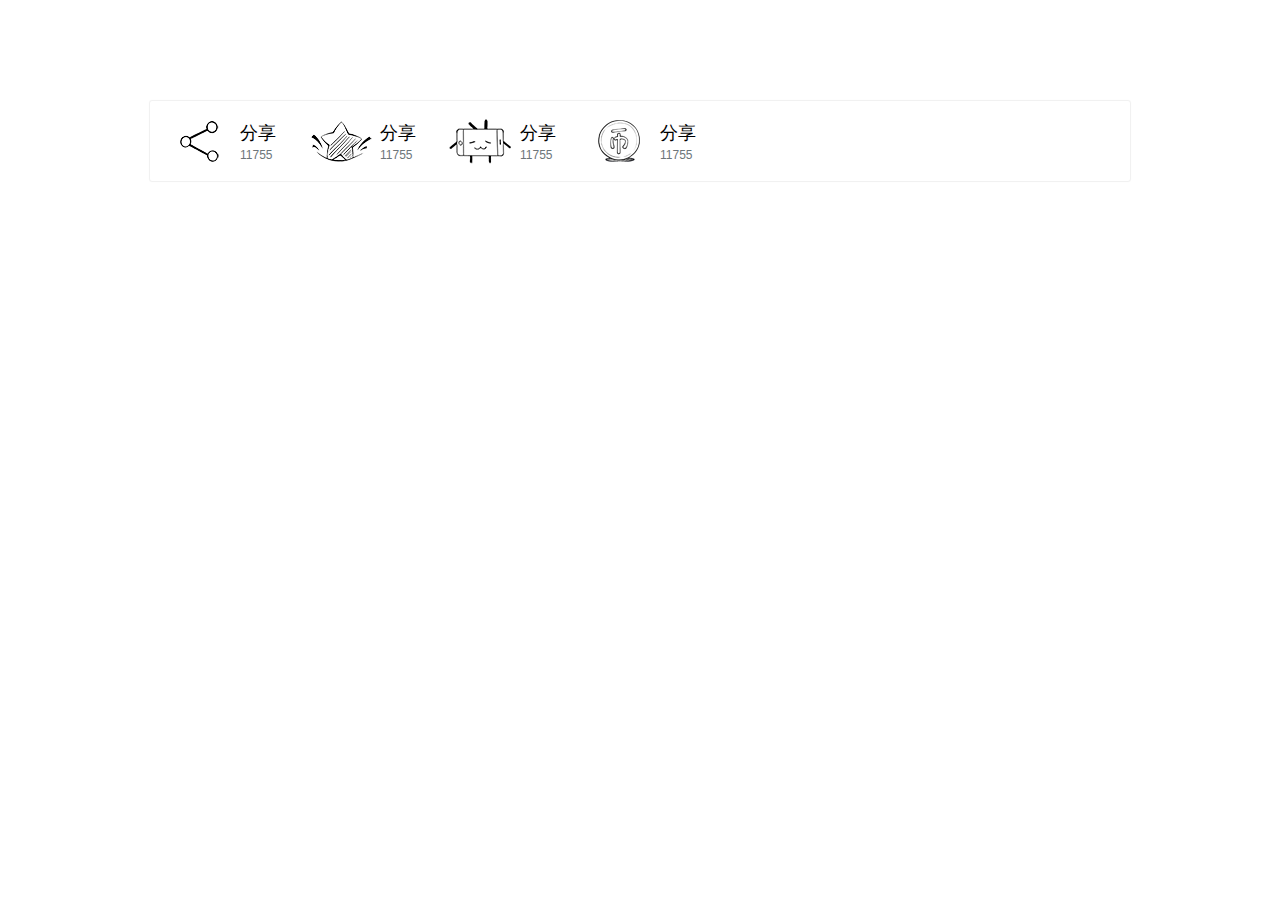
<file: 哔哩哔哩菜单按钮/index.html>
<!DOCTYPE html>
<html>
<head>
<meta charset="utf-8">
<meta http-equiv="X-UA-Compatible" content="IE=edge,chrome=1">
<title>萌萌的菜单按钮</title>
<link rel="stylesheet" href="index.css">
</head>
<body>
<div class="wrapper clearfix">
<div class="share lf">
    <div class="clearfix">
        <span class="share-bg conment"></span>
        <div class="desp">
            <h1>分享</h1>
            <p>11755</p>
        </div>
    </div>
</div>
<div class="collect lf">
    <div class="clearfix">
        <span class="collect-bg conment"></span>
        <div class="desp">
            <h1>分享</h1>
            <p>11755</p>
        </div>
    </div>
</div>
<div class="iPhone lf">
    <div class="clearfix">
        <span class="iPhone-bg conment"></span>
        <div class="desp">
            <h1>分享</h1>
            <p>11755</p>
        </div>
    </div>
</div>
<div class="coin lf">
    <div class="clearfix">
        <span class="coin-bg conment"></span>
        <div class="desp">
            <h1>分享</h1>
            <p>11755</p>
        </div>
    </div>
</div>
</div>   
</body>
</html>
</file>
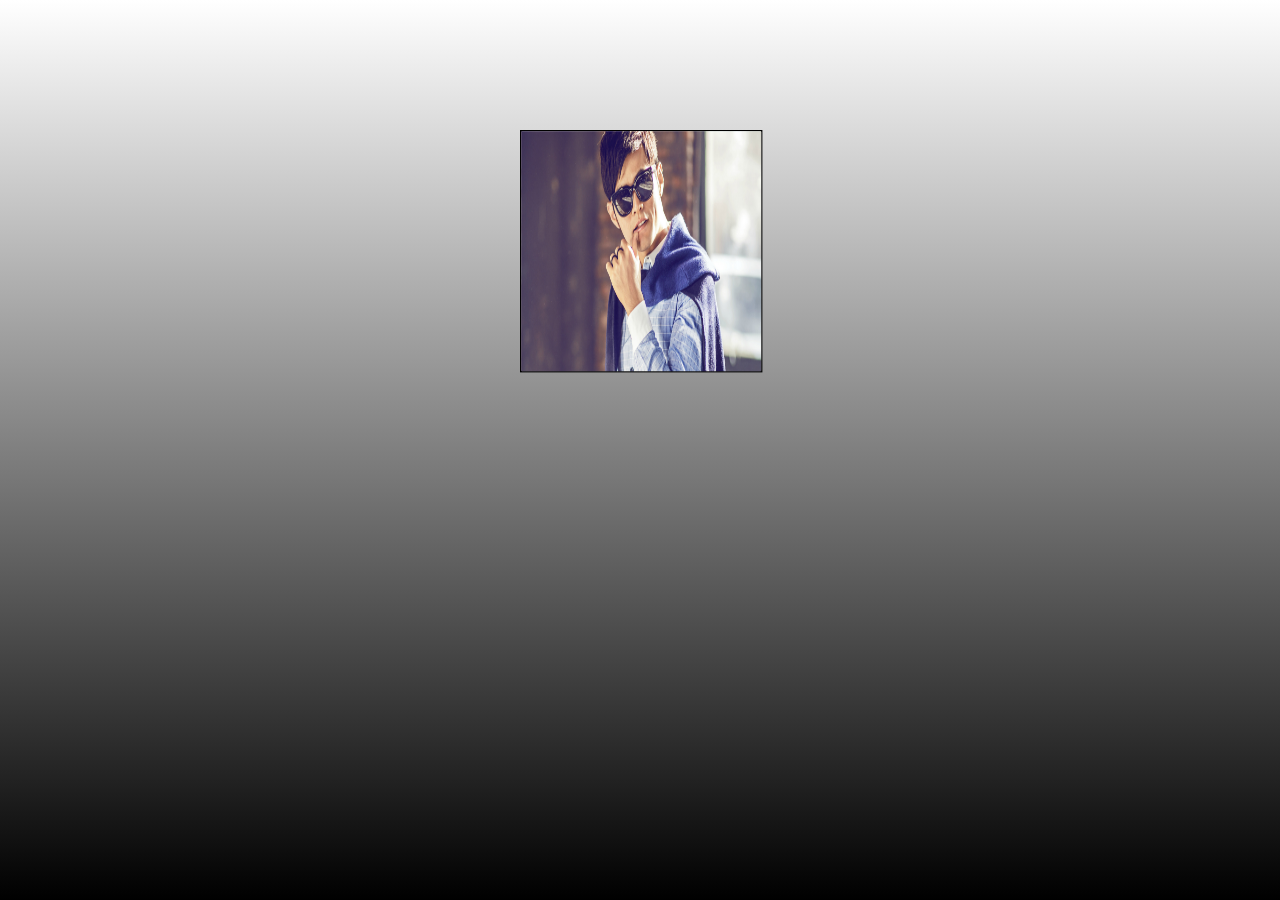
<file: 3D旋转/3D旋转.html>
<!DOCTYPE html>
<html lang="en">
<head>
	<meta charset="UTF-8">
	<title>Document</title>
</head>
<style type="text/css">
@keyframes sharing{
	0% { 
		transform: rotateX(0deg) rotateY(0deg)rotateZ(0deg);
	}
	100% {
		transform: rotateX(360deg) rotateY(360deg)rotateZ(360deg);
	}
}
html {
	background: linear-gradient(white 0%, black 100%);
	height: 100%;
}
.wrap {
	margin-top: 150px;
	perspective: 600px;
}
.cube {
	width: 200px;
	height: 200px;
	margin:auto;
	position: relative;
	transform-style: preserve-3d;
	animation: 16s sharing infinite linear;
}
.wrap .cube img{
	width: 200px;
	height: 200px;
}
.cube > div {
	text-align: center;
	line-height: 200px;
	width: 100%;
	height: 100%;
	border: 1px solid black;
	background-color: blue;
	position: absolute;
}
.cube >span {
	width: 100px;
	height: 100px;
	position: absolute;
	top: 50px;
	left: 50px;
	border-radius: 50%;
	background-color: pink;
	border: 1px solid black;
}
.out-front {
	transform: translateZ(100px);
}
.out-back {
	transform: translateZ(-100px) rotateY(180deg);
}
.out-left {
	transform: translateX(-100px) rotateY(-90deg);
}
.out-right {
	transform: translateX(100px) rotateY(90deg);
}
.out-top {
	transform: translateY(-100px) rotateX(90deg);
}
.out-bottom {
	transform: translateY(100px) rotateX(-90deg);
}

.in-front {
	transform: translateZ(50px);
}
.in-back {
	transform: translateZ(-50px) rotateY(180deg);
}
.in-left {
	transform: translateX(-50px) rotateY(-90deg);
}
.in-right {
	transform: translateX(50px) rotateY(90deg);
}
.in-top {
	transform: translateY(-50px) rotateX(90deg);
}
.in-bottom {
	transform: translateY(50px) rotateX(-90deg);
}


.cube:hover .out-front {
	transform: translateZ(200px);
}

.cube:hover .out-back {
	transform: translateZ(-200px) rotateY(180deg);
}

.cube:hover .out-left {
	transform: translateX(-200px) rotateY(-90deg);
}

.cube:hover .out-right {
	transform: translateX(200px) rotateY(90deg);
}

.cube:hover .out-top {
	transform: translateY(-200px) rotateX(90deg);
}

.cube:hover .out-bottom {
	transform: translateY(200px) rotateX(-90deg);
}

</style>
<body>
	<div class="wrap">
		<div class="cube">
			<div class="out-front">
				<img src="images/jay2jpg.jpg" alt=""/>
			</div>
			<div class="out-back">
				<img src="images/雪炫1.jpg" alt=""/>
			</div>
			<div class="out-left">
				<img src="images/jay3.jpg" alt=""/>
			</div>
			<div class="out-right">
				<img src="images/jay4.jpg" alt=""/>
			</div>
			<div class="out-top">
				<img src="images/kisum1.jpg" alt=""/>
			</div>
			<div class="out-bottom">
				<img src="images/tara1.jpg" alt=""/>
			</div>

			<span class="in-front"></span>
			<span class="in-back"></span>
			<span class="in-left"></span>
			<span class="in-right"></span>
			<span class="in-top"></span>
			<span class="in-bottom"></span>
		</div>
	</div>
</body>
</html>
</file>
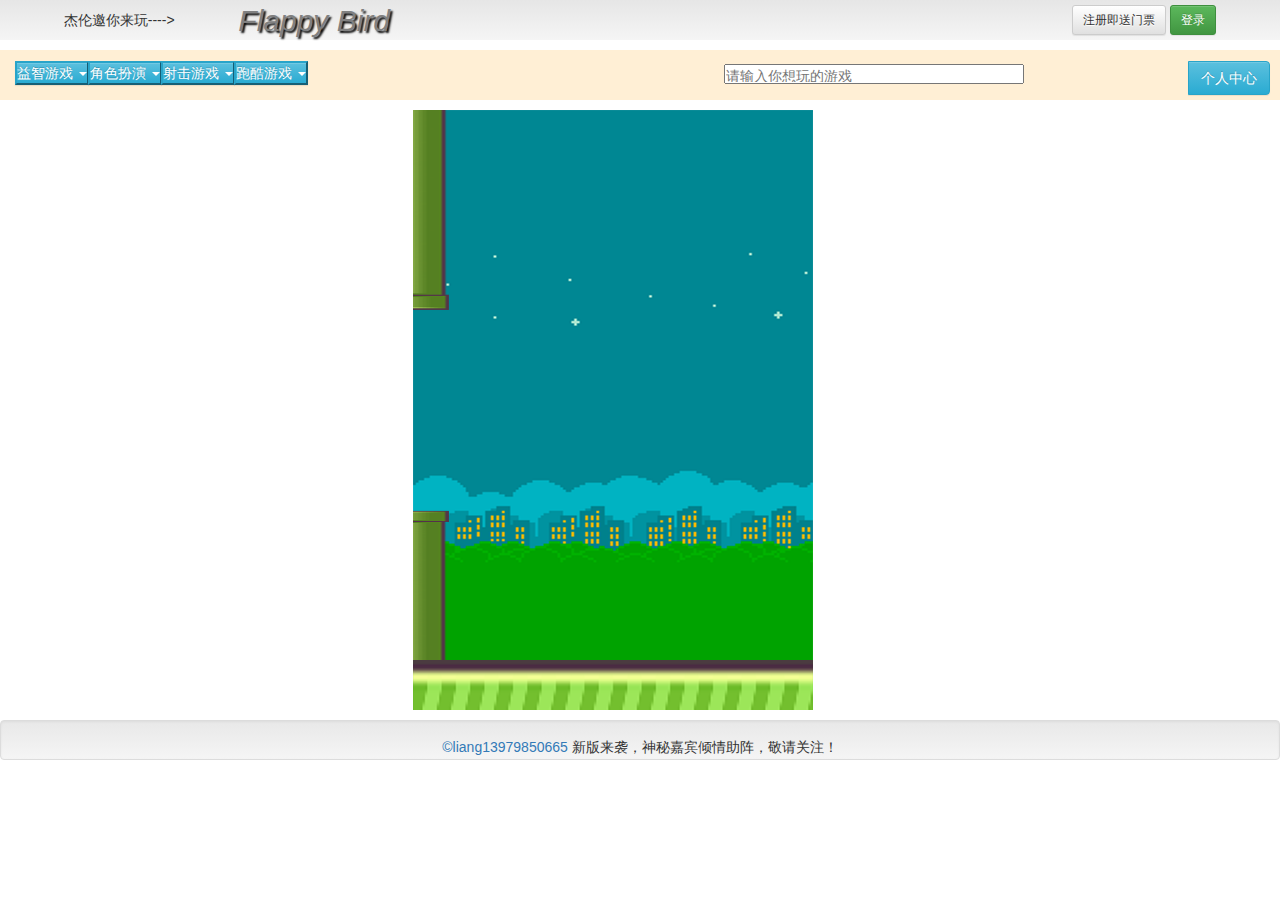
<file: Flappy Bird/综合项目.html>
<!DOCTYPE html>
<html lang="en">
<head>
    <meta charset="UTF-8">
    <title>Flappy Bird</title>

    <link rel="stylesheet" href="bs和js插件/bootstrap-3.3.7-dist/css/bootstrap.css"/>
    <link rel="stylesheet" href="bs和js插件/bootstrap-3.3.7-dist/css/bootstrap-theme.css"/>
    <script src="bs和js插件/jquery-3.1.0.js"></script>
    <script src="bs和js插件/bootstrap-3.3.7-dist/js/bootstrap.js"></script>

    <style>
        header{
            height: 40px;
            background: linear-gradient(#e6e6e6, #f5f5f5);
        }
        nav{
            height: 50px;
            background: papayawhip;
            margin-top: 10px;
        }
        section{
            height: 450px;
            background: skyblue;
            margin-top: 10px;
        }
        footer{
            height: 30px;
            background: #0f0f0f;
            margin-top: 10px;
        }

        @keyframes jay{
            0%{font-size: 30px}
            50%{font-size: 35px}
            100%{font-size: 40px}
        }
        #jay{
            text-shadow: #000000 2px 2px 2px;
            animation: jay 2s 100 linear;
        }
        *{
            margin: 0;
            padding: 0;
        }

        #canvas{
            align-content: center;
            left: 50%;
            position: relative;
        }
    </style>

</head>
<body onload="init();">

<!-- 头部条开始 -->
<header class="col-sm-12">
    <span class="col-sm-2" style="margin-top: 10px;text-align: center">杰伦邀你来玩----></span>
    <span id="jay" class="col-sm-3" style="font-size: 30px; color: gray;margin-top: 0px;"><i>Flappy Bird</i></span>

    <div class="col-sm-3 col-sm-push-5 btn-group-sm">
        <button class="btn btn-default" id="login" data-toggle="modal" data-target="#signinmodal" style="height: 30px;margin-top: 5px;">注册即送门票</button>
        <button class="btn btn-success" id="signin" data-toggle="modal" data-target="#loginmodal" style="right: 20px; height: 30px;margin-top: 5px;">登录</button>
    </div>
</header>

<!-- 导航栏开始 -->
<nav class="col-sm-12 btn-group">
    <div class="btn-group dropdown" style="top: 11px;">
        <button class="btn-group btn-info" data-toggle="dropdown">
            益智游戏
            <span class="caret"></span>
        </button>
        <ul class="dropdown-menu">
            <li class="dropdown-header">益智</li>
            <li>快速魔方</li>
            <li><a id="toggle">笨鸟先飞</a></li>
            <li class="divider"></li>
            <li>龟兔赛跑</li>
        </ul>
    </div>

    <div class="btn-group dropdown" style="top: 11px;">
        <button class="btn-group btn-info" data-toggle="dropdown">
            角色扮演
            <span class="caret"></span>
        </button>
        <ul class="dropdown-menu">
            <li class="dropdown-header">益智</li>
            <li>快速魔方</li>
            <li>笨鸟先飞</li>
            <li class="divider"></li>
            <li>龟兔赛跑</li>
        </ul>
    </div>

    <div class="btn-group dropdown" style="top: 11px;">
        <button class="btn-group btn-info" data-toggle="dropdown">
            射击游戏
            <span class="caret"></span>
        </button>
        <ul class="dropdown-menu">
            <li class="dropdown-header">益智</li>
            <li>快速魔方</li>
            <li>笨鸟先飞</li>
            <li class="divider"></li>
            <li>龟兔赛跑</li>
        </ul>
    </div>

    <div class="btn-group dropdown" style="top: 11px;">
        <button class="btn-group btn-info" data-toggle="dropdown">
            跑酷游戏
            <span class="caret"></span>
        </button>
        <ul class="dropdown-menu">
            <li class="dropdown-header">益智</li>
            <li>快速魔方</li>
            <li>笨鸟先飞</li>
            <li class="divider"></li>
            <li>龟兔赛跑</li>
        </ul>
    </div>

    <input type="text" class="col-sm-offset-4 glyphicon glyphicon-search" placeholder="请输入你想玩的游戏" style="width: 300px;margin-top: 13px;"/>
    <button class="btn btn-info navbar-right" style="top: 11px; right: 10px;">个人中心</button>
</nav>

<!-- 中间为游戏部分 -->
<section class="col-sm-8 col-lg-push-2" style="width: 400px;height: 600px;background-color: #fff;">
    <canvas id="canvas" width="400px" height="600px"></canvas>
</section>

<!-- 脚部版权 -->
<footer class="well col-sm-12" style="text-align: center; line-height: 100%;">
    <a href="">©liang13979850665</a>
    新版来袭，神秘嘉宾倾情助阵，敬请关注！
</footer>

<!-- 登录框模态 -->
<div class="modal" id="loginmodal">
    <div class="modal-dialog">
        <div class="modal-content">
            <div class="modal-header">
                <button class="close" data-dismiss="modal">
                    <span aria-hidden="true"> × </span>
                    <span class="sr-only">close</span>
                </button>
                <h3>请登录</h3>
            </div>
            <div class="modal-body">
                <p>登录</p><input type="text" placeholder="请输入用户名"/>
                <p>密码</p><input type="password" placeholder="请输入密码"/>
            </div>
            <div class="modal-footer">
                <button class="btn btn-info" data-toggle="modal" data-target="#signin" data-dismiss="modal">注册</button>
                <button class="btn btn-success" id="log">登录</button>
            </div>
        </div>
    </div>
</div>
<!-- 注册框模态 -->
    <div class="modal" id="signinmodal">
        <div class="modal-dialog">
            <div class="modal-content">
                <div class="modal-header">
                    <button class="close" data-dismiss="modal" data-target="#signin">
                        <span aria-hidden="true"> &times;</span>
                        <span class="sr-only">close</span>
                    </button>
                    <h3>请注册</h3>
                </div>
                <div class="modal-body">
                    <p>用户名</p><input type="text" placeholder="请输入用户名" id="uname"/>
                    <p>密码</p><input type="password" placeholder="请输入密码" id="pwd"/>
                    <p>确认密码</p><input type="password" placeholder="请再次输入密码" id="checkpwd"/>
                </div>
                <div class="modal-footer">
                    <button class="btn btn-info" id="surebtn">确认</button>
                </div>
            </div>
        </div>
    </div>

<script>
    /* 注册框数据保存 */
    var uname = $("#uname");
    var pwd = $("#pwd");
    var checkpwd = $("#checkpwd");
    var surebtn = $("#surebtn");

    var exspan = document.createElement("span");
    var exmeter = document.createElement("meter");
    exmeter.low = 3;
    exmeter.high = 7;
    exmeter.optimum = 8;
    exmeter.max = 12;


    pwd[0].oninput = function () {

    }

    checkpwd[0].oninput = function () {
        if(this.value != pwd.val() && this.value.length != 0){
            exspan.innerHTML = "×&nbsp;  输入密码有误，清重新输入"
        }else{
            exspan.innerHTML = "√&nbsp;  输入正确"
        }
        this.parentNode.appendChild(exspan);
        if(checkpwd.val().length == 0){
            this.parentNode.removeChild(exspan);
        }
    }

    surebtn[0].onclick = function () {
        if(uname.val().length != 0 && pwd.val().length != 0){
            localStorage.setItem("usernames", uname.val());
            localStorage.setItem("password", pwd.val());
            $("#signinmodal").modal("hide");
            alert("注册成功！");
        }else{
            alert("用户名和密码输入不能为空！");
        }
    }
</script>

<script>
    /*var toggle = document.getElementById("toggle");
    var scr = document.getElementById("src");
    toggle.onclick = function () {
        scr.setAttribute("src", "action.js");
    }*/
</script>

<script id="scr" src="action.js"></script>



</body>
</html>
</file>
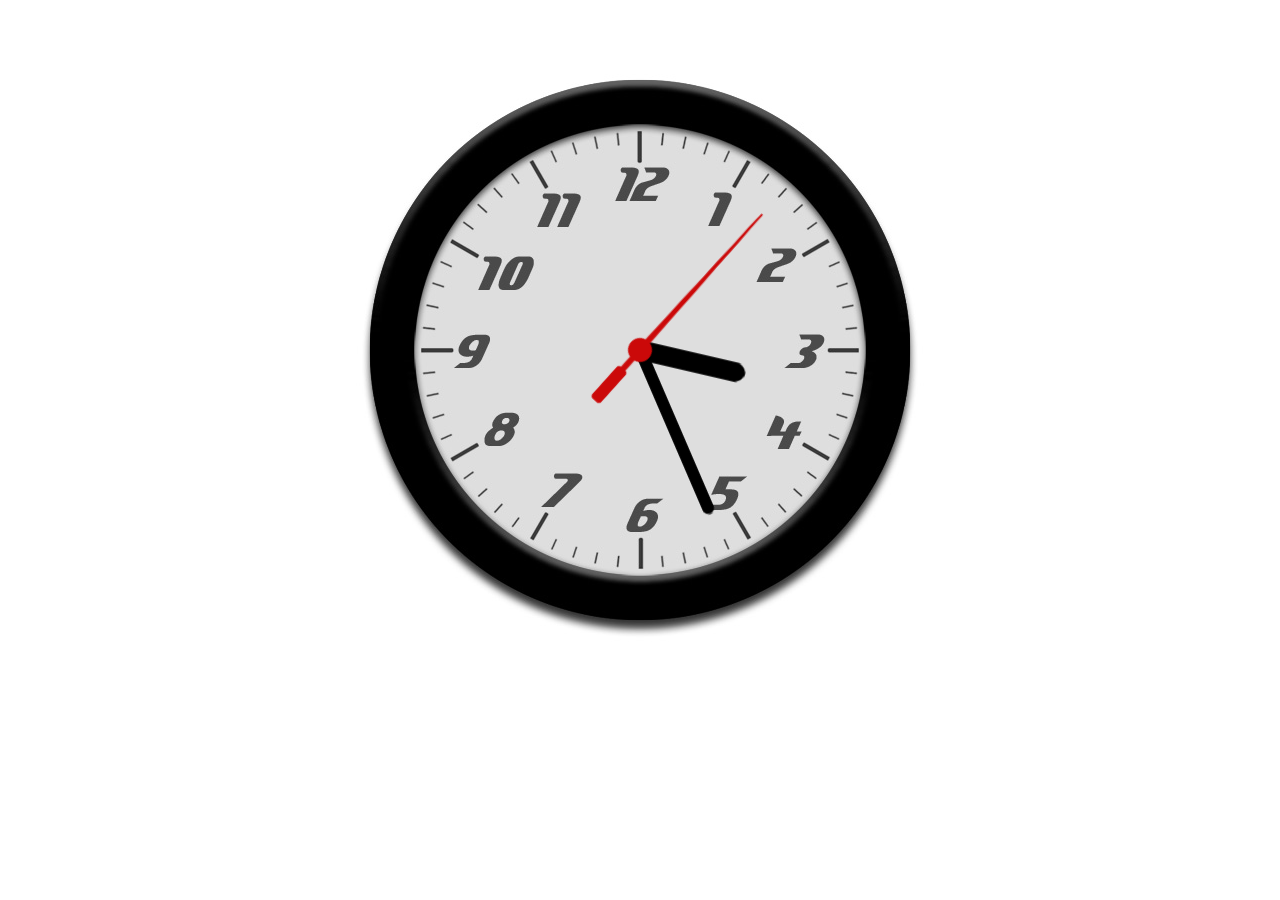
<file: 模拟时钟/模拟时钟.html>
<!DOCTYPE html>
<html lang="en">
<head>
    <meta charset="UTF-8">
    <title>模拟时钟</title>
    <link rel="icon" type="image/jpg" href="images2/clock.jpg"/>
    <style>
        *{
            margin: 0;
            padding: 0;
        }
        .clock{
            width: 600px;
            height: 600px;
            margin: 50px auto;
            position: relative;
            background: url("images2/clock.jpg") no-repeat;
        }
        .clock div{
            width: 600px;
            height: 600px;
            position: absolute;
        }
        .h{
            background: url("images2/hour.png") no-repeat center;
        }
        .m{
            background: url("images2/minute.png") no-repeat center;
        }
        .s{
            background: url("images2/second.png") no-repeat center;
        }
    </style>
    <script>
       window.onload = function () {
           var hour = document.getElementById("hour");
           var minute = document.getElementById("minute");
           var second = document.getElementById("second");

           hour.style.webkitTransform =  "rotate(180deg)";
           minute.style.webkitTransform =  "rotate(60deg)";
           second.style.webkitTransform =  "rotate(120deg)";

           var h = 0, m = 0, s = 0, ms = 0 ;
           setInterval(function(){
               var date = new Date();
               ms = date.getMilliseconds();
               s = date.getSeconds() + ms / 1000;
               m = date.getMinutes() + s / 60;
               h = date.getHours() % 12 + m / 60;
//               console.log(h + ":" + m + ":" + s);
               second.style.webkitTransform =  "rotate("+ 6*s +"deg)";
               minute.style.webkitTransform =  "rotate("+ 6*m +"deg)";
               hour.style.webkitTransform =  "rotate("+ 30*h +"deg)";
           }, 10)
       }
    </script>
</head>
<body>
<div class="clock">
    <div class="h" id="hour"></div>
    <div class="m" id="minute"></div>
    <div class="s" id="second"></div>
</div>
</body>
</html>
</file>
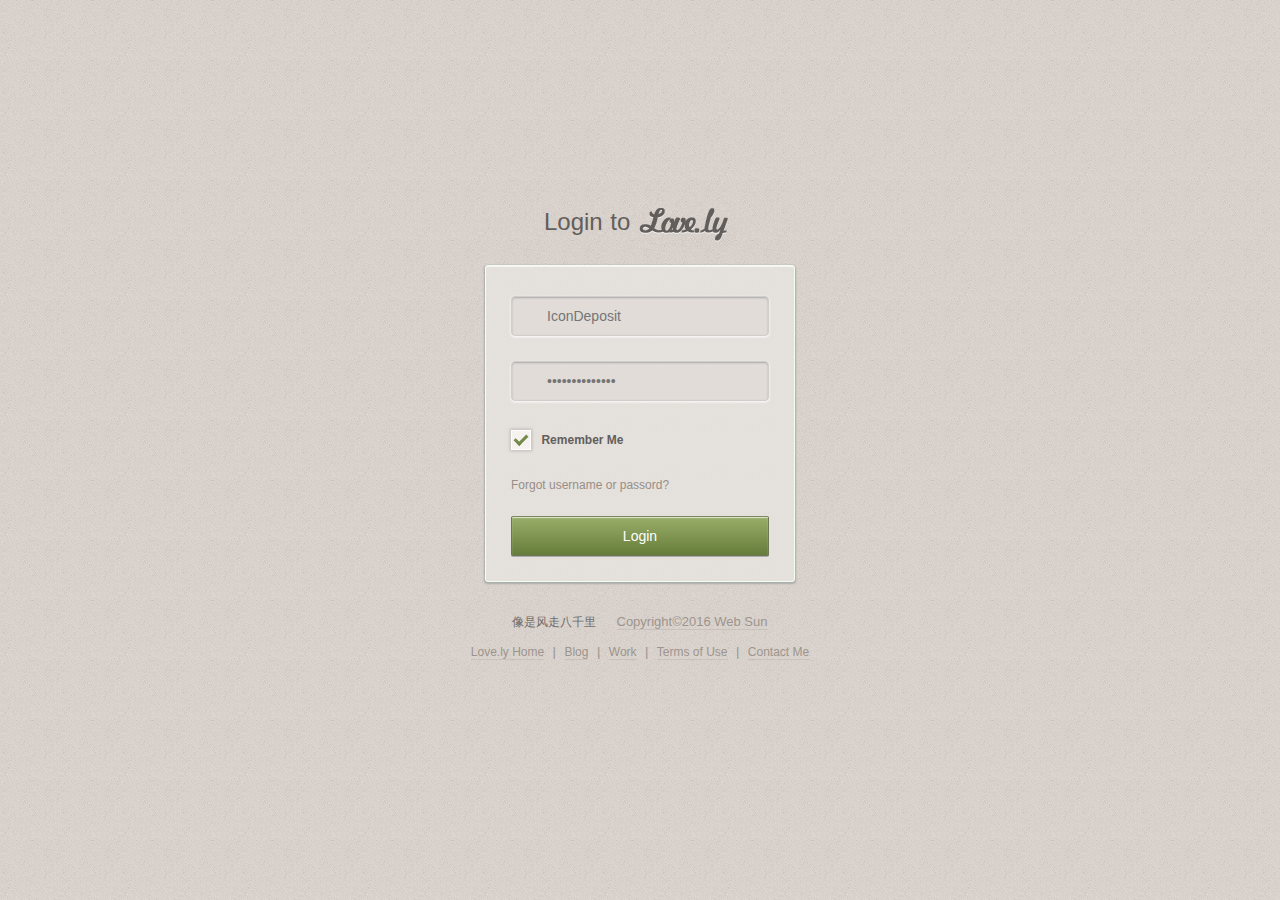
<file: 登录框/login.html>
<!DOCTYPE html>
<html>
<head>
<meta charset="utf-8">
<meta http-equiv="X-UA-Compatible" content="IE=edge,chrome=1">
<title>登录页面</title>
<link href="" rel="stylesheet">
<link rel="stylesheet" href="http://at.alicdn.com/t/font_1466005263_4110875.css">
<link rel="stylesheet" href="main.css">
</head>
<body>
  <div class="site-login-wrapper">
        <div class="header">
        	<h2>Login to 
                <img src="imgs/font.png" alt="logo">
            </h2>
        </div>
        <div class="login-form">
        	<form action="" method="post">
    	    	<ul class="form-content">
    	    		<li class="login-items">
    		    		<span class="iconfont icon-yonghuming pics"></span>
    		    		<input class="login-user" name="user" type="text" placeholder="IconDeposit"> 
    	    		</li>
    	    		<li class="login-items">
    		    		<span class="iconfont icon-mima pics"></span>
    		    		<input class="login-pwd" name="pwd" type="password" placeholder="••••••••••••••">
    	    		</li>
    	    		<li class="login-items rmb">
    		    		<input id="checkbox" type="checkbox" checked>
                        <label class="square" for="checkbox"></label>
                        <label class="remember" for="checkbox">Remember Me</label>
                    </li>
    	    		<li class="login-items rmb">
                        <a class="forget" href="">Forgot username or passord?</a>
                    </li>
    	    		<li class="login-items">
    		    		<button type="submit" class="login-btn">Login</button>
    	    		</li>

    	    	</ul>
        	</form>
        </div>
        <div class="footer">
        	<p>像是风走八千里&nbsp;&nbsp;&nbsp;&nbsp;&nbsp;&nbsp;<a href="#" class="copyright">Copyright©2016 Web Sun</a></p>
        	<ul class="links">
        		<li class="friend-link"><a href="#">Love.ly Home</a></li>
        		  <li class="line">|</li>
        		<li class="friend-link"><a href="#">Blog</a></li>
        		  <li class="line">|</li>
        		<li class="friend-link"><a href="#">Work</a></li>
        		  <li class="line">|</li>
        		<li class="friend-link"><a href="#">Terms of Use</a></li>
        		  <li class="line">|</li>
        		<li class="friend-link"><a href="#">Contact Me</a></li>
        	</ul>
        </div>
  </div>
</body>
</html>
</file>
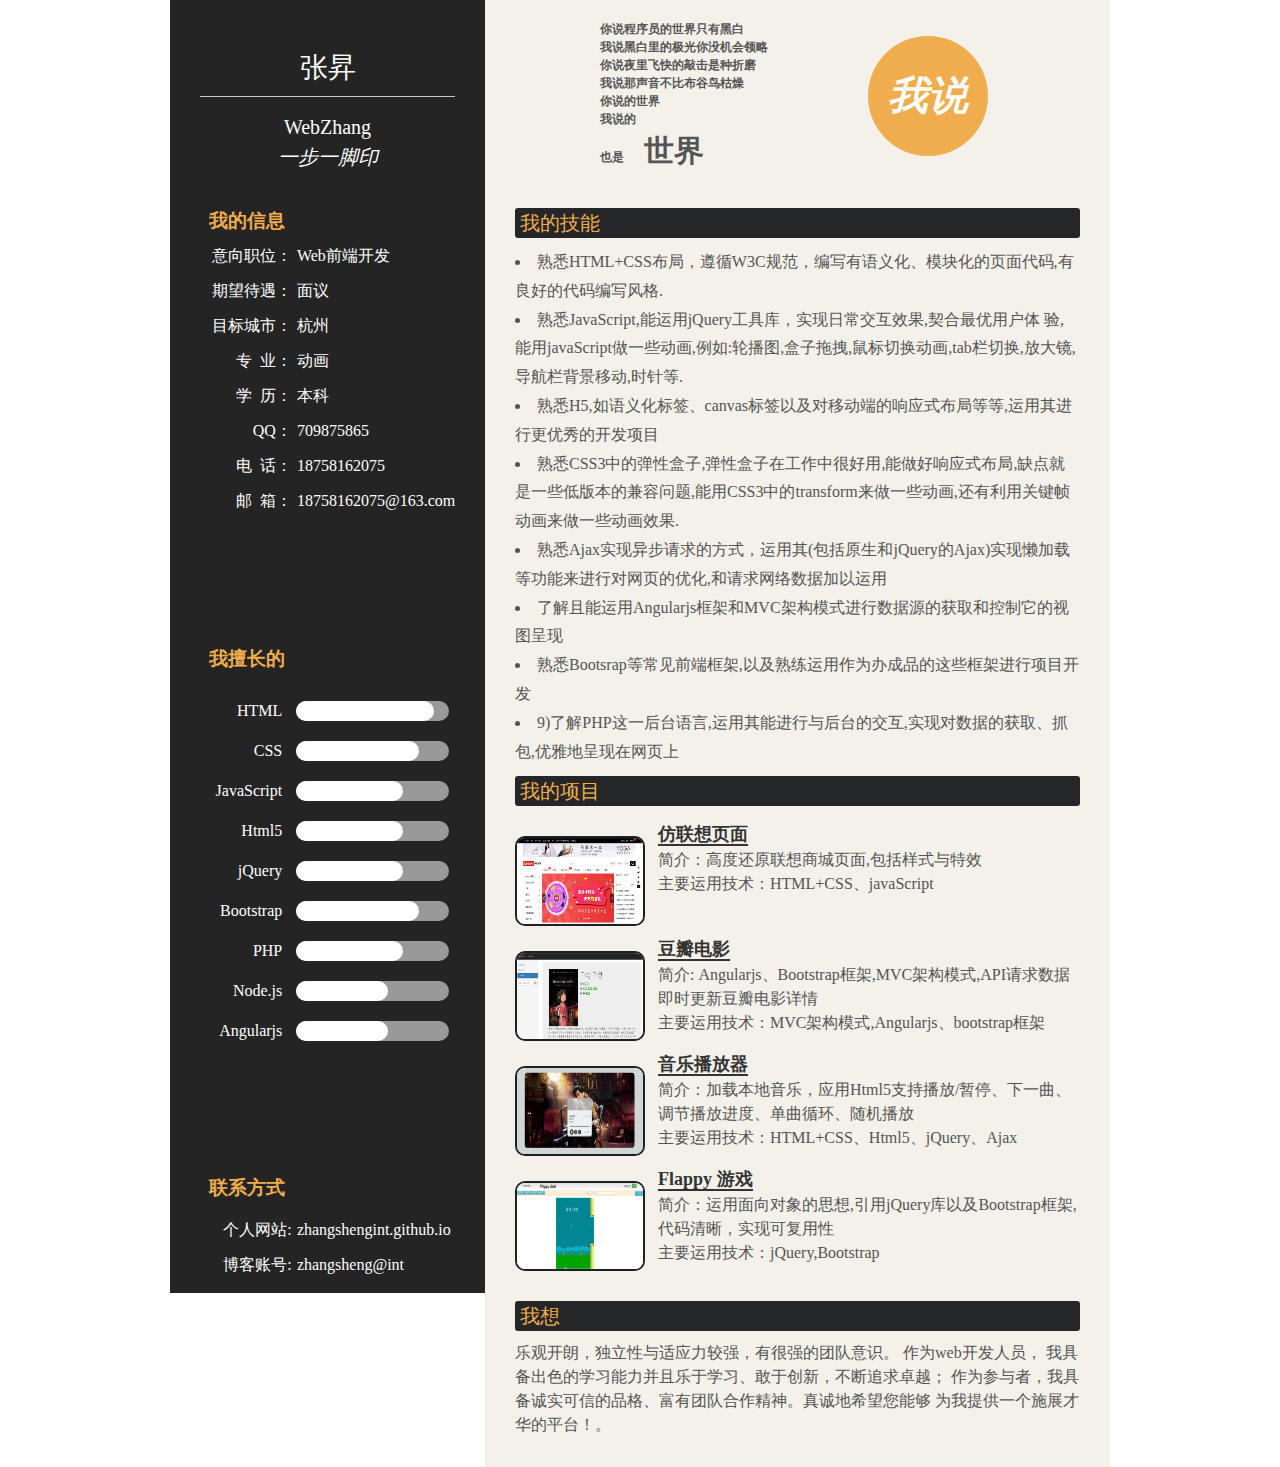
<file: 网页简历/aresume.html>
<!DOCTYPE html>
<html>
<head>
    <meta charset="utf-8">
    <meta http-equiv="X-UA-Compatible" content="IE=edge,chrome=1">
    <link rel="icon" href="images/sun.jpg"/>
    <title>WebZhang</title>
    <link rel="stylesheet" type="text/css" href="aresume.css">
</head>
<body>
<div class="wrapper clearfix">
    <div id="site-aside">
        <div class="aside-head">
            <h1 class="name">张昇</h1>
            <p class="will">WebZhang<br/><i>一步一脚印</i></p>
        </div>
        <h3 style="float: left;color: #f0ad4e;margin-top: 20px;">&nbsp;&nbsp;我的信息</h3>
        <div class="aside-content">
            <dl class="baseinfo clearfix">
                <dt>意向职位：</dt>
                <dd>Web前端开发</dd>
                <dt>期望待遇：</dt>
                <dd>面议</dd>
                <dt>目标城市：</dt>
                <dd>杭州</dd>
                <dt>专&nbsp;&nbsp;业：</dt>
                <dd>动画</dd>
                <dt>学&nbsp;&nbsp;历：</dt>
                <dd>本科</dd>
                <dt>QQ：</dt>
                <dd>709875865</dd>
                <dt>电&nbsp;&nbsp;话：</dt>
                <dd>18758162075</dd>
                <dt>邮&nbsp;&nbsp;箱：</dt>
                <dd>18758162075@163.com</dd>
            </dl>
            <br/>
            <br/>
            <br/>
            <br/>
            <h3 style="float: left;color: #f0ad4e;padding-top: 31px;">&nbsp;&nbsp;我擅长的</h3>
            <dl class="skills clearfix">
                <dt>HTML</dt>
                <dd class="progress">
                    <div class="progress-bar hl"></div>
                </dd>
                <dt>CSS</dt>
                <dd class="progress">
                    <div class="progress-bar cs"></div>
                </dd>
                <dt>JavaScript</dt>
                <dd class="progress">
                    <div class="progress-bar js"></div>
                </dd>
                <dt>Html5</dt>
                <dd class="progress">
                    <div class="progress-bar js"></div>
                </dd>
                <dt>jQuery</dt>
                <dd class="progress">
                    <div class="progress-bar jq"></div>
                </dd>
                <dt>Bootstrap</dt>
                <dd class="progress">
                    <div class="progress-bar bs"></div>
                </dd>
                <dt>PHP</dt>
                <dd class="progress">
                    <div class="progress-bar ls"></div>
                </dd>
                <dt>Node.js</dt>
                <dd class="progress">
                    <div class="progress-bar vs"></div>
                </dd>
                <dt>Angularjs</dt>
                <dd class="progress">
                    <div class="progress-bar vs"></div>
                </dd>
            </dl>

            <div>
                <h3 style="float: left;color: #f0ad4e;padding-top: 61px;">&nbsp;&nbsp;联系方式</h3>
                <dl class="baseinfo clearfix"><br><br>
                    <dt>个人网站:</dt>
                    <dd>zhangshengint.github.io</dd>
                    <dt>博客账号:</dt>
                    <dd>zhangsheng@int</dd>
                </dl>
            </div>

        </div>
        <div class="aside-foot">
        </div>
    </div>
    <div class="master-design" style="background-color: #f4f1ea;">
        <ul style="display: inline-block;width: 200px;margin-left: 115px;margin-top: 20px;
            font-family: simsun;font-weight: 600;margin-bottom: 5px;">
            <li>你说程序员的世界只有黑白</li>
            <li>我说黑白里的极光你没机会领略</li>
            <li>你说夜里飞快的敲击是种折磨</li>
            <li>我说那声音不比布谷鸟枯燥</li>
            <li>你说的世界</li>
            <li>我说的</li>
            <li>也是<span style="font-size: 30px;font-weight: bold;padding-left: 20px;">世界</span></li>
            <p style="height: 10px;"></p>
        </ul>
        <div style="float: right;margin-right: 122px;margin-top: 36px;">
            <div class="main-title" style="background-color: #f0ad4e;color: white;
                width: 120px;height: 120px;border-radius: 50%;text-align: center;line-height: 120px;">
                <h1 style="font-weight: 700;font-size: 40px;"><i>我说</i></h1>
            </div>
        </div>
    </div>

    <div id="site-main">
        <div class="master-skill">
            <h2 class="main-title" style="color: #f0ad4e;">我的技能</h2>
            <ul class="list">
                <li>熟悉HTML+CSS布局，遵循W3C规范，编写有语义化、模块化的页面代码,有良好的代码编写风格.</li>
                <li>熟悉JavaScript,能运用jQuery工具库，实现日常交互效果,契合最优用户体	验,能用javaScript做一些动画,例如:轮播图,盒子拖拽,鼠标切换动画,tab栏切换,放大镜,导航栏背景移动,时针等.</li>
                <li>熟悉H5,如语义化标签、canvas标签以及对移动端的响应式布局等等,运用其进行更优秀的开发项目</li>
                <li>熟悉CSS3中的弹性盒子,弹性盒子在工作中很好用,能做好响应式布局,缺点就是一些低版本的兼容问题,能用CSS3中的transform来做一些动画,还有利用关键帧动画来做一些动画效果.</li>
                <li>熟悉Ajax实现异步请求的方式，运用其(包括原生和jQuery的Ajax)实现懒加载等功能来进行对网页的优化,和请求网络数据加以运用</li>
                <li>了解且能运用Angularjs框架和MVC架构模式进行数据源的获取和控制它的视图呈现</li>
                <li>熟悉Bootsrap等常见前端框架,以及熟练运用作为办成品的这些框架进行项目开发</li>
                <li>9)了解PHP这一后台语言,运用其能进行与后台的交互,实现对数据的获取、抓包,优雅地呈现在网页上</li>
            </ul>
        </div>
        <div class="master-project">
            <h2 class="main-title" style="color: #f0ad4e;">我的项目</h2>
            <div class="project clearfix">
                <img src="images/1.png" class="pic"/>
                <a class="project-title" href="../仿联想商城/index.html" target="_blank" title="请跳转至另一页面">仿联想页面</a>
                <p class="project-desp">简介：高度还原联想商城页面,包括样式与特效 <br/>主要运用技术：HTML+CSS、javaScript</p>

            </div>
            <div class="project clearfix">
                <img src="../images/db.png" class="pic" />
                <a class="project-title" href="../豆瓣电影/index.html" target="_blank" title="请跳转至另一页面">豆瓣电影</a>
                <p class="project-desp">简介: Angularjs、Bootstrap框架,MVC架构模式,API请求数据即时更新豆瓣电影详情<br/>主要运用技术：MVC架构模式,Angularjs、bootstrap框架</p>
            </div>
            <div class="project clearfix">
                <img src="images/3.png" class="pic"/>
                <a class="project-title" href="../音乐播放器/YYindex.html" title="请跳转至另一页面">音乐播放器</a>
                <p class="project-desp">简介：加载本地音乐，应用Html5支持播放/暂停、下一曲、调节播放进度、单曲循环、随机播放 <br/>主要运用技术：HTML+CSS、Html5、jQuery、Ajax</p>
            </div>
            <div class="project clearfix">
                <img src="images/4.png" class="pic"/>
                <a class="project-title" href="../Flappy%20Bird/综合项目.html" target="_blank" title="请跳转至另一页面">Flappy <Bird小></Bird小>游戏</a>
                <p class="project-desp">简介：运用面向对象的思想,引用jQuery库以及Bootstrap框架,代码清晰，实现可复用性 <br/>主要运用技术：jQuery,Bootstrap</p>
            </div>
        </div>

        <div class="master-foot">
             <h2 class="main-title" style="color: #f0ad4e;">我想</h2>
            <p class="wish">乐观开朗，独立性与适应力较强，有很强的团队意识。
                作为web开发人员， 我具备出色的学习能力并且乐于学习、敢于创新，不断追求卓越；
                作为参与者，我具备诚实可信的品格、富有团队合作精神。真诚地希望您能够
                为我提供一个施展才华的平台！。</p>
        </div>

    </div>
</div>

</body>
</html>
</file>
<file: 哔哩哔哩菜单按钮/index.css>
*{margin: 0; padding: 0}
body,html{
	font-family: "Microsoft YaHei",Arial,Helvetica,sans-serif;
	color: #000;
	font-size: 12px;
}
ul{list-style: none;}
a{text-decoration: none;}
.clearfix:after{
	content: '';
	display: block;
	clear: both;
}
h1{
	font-weight: normal;
	font-size: 18px;
}
p{
	font-size: 12px;
	margin-top: 3px;
	color: #6d757a;
}
.lf{
	float: left;
	width: 120px;
	cursor: pointer;
}
.desp{
	float: left;
	width: 40px;
	height: 30px;
	padding: 20px 0 25px 0;
}
.wrapper{
	width: 980px;
	margin-left: auto;
	margin-right: auto;
	margin-top: 100px;
	height: 80px;
	border: 1px solid #f1f1f1;
	border-radius: 3px;
	box-shadow: 0 0 1px #f1f1f1;
}
.share{
	padding-left: 10px;
}
.conment{
	display: block;
	float: left;
	width: 80px;
	height: 80px;
}
/*--share--*/
.share .share-bg{
	background: url(images/anim-share.png) 0 0 no-repeat;
}
@keyframes share{
	0% {
		background-position: 0 0;
	}
	100% {
		background-position: -1360px 0;
	}
}
.share:hover .share-bg{
	animation: share steps(17) 0.8s infinite;
}
/*--collect--*/
.collect{
	padding-left: 20px;
}
.collect-bg{
	background: url(images/anim-fav.png) 0 5px no-repeat;
}

@keyframes collect{
	0% {
		background-position: 0 5px;
	}
	100% {
		background-position: -1120px 5px;
	}
}
.collect:hover .collect-bg{
	animation: collect steps(14) 1s infinite both;
}
/*--iPhone--*/
.iPhone{
	padding-left: 20px;
}
.iPhone-bg{
	background: url(images/anim-app.png) 0 0 no-repeat;
}
.iPhone:hover .iPhone-bg{
	animation: iPhone steps(16) 1.2s 1;
}
@keyframes iPhone{
	0% {
		background-position: 0 0;
	}
	100% {
		background-position: -1280px 0;
	}
} 
/*--coin--*/
.coin{
	padding-left: 20px;
}
.coin-bg{
	background: url(images/anim-coin.png) 0 -15px no-repeat;
}
.coin:hover .coin-bg{
	animation: coin steps(8) 0.8s infinite;
}
@keyframes coin{
	0% {
		background-position: 0 -15px;
	}
	100% {
		background-position: -640px 0px;
	}
}
</file>
<file: 登录框/main.css>
*{
    	margin: 0;
    	padding: 0;
    }
	body{
		background: url(imgs/bg.png) repeat;
	    font-family: "Helvetica Neue",Helvetica,Arial,sans-serif;
	    font-size: 16px;
	    line-height: 1.5;
	}
	ul,li{
		list-style: none;
	}
	a{
		text-decoration: none;
		color: #9d948d;
	}
	img{
		border: none;
		vertical-align: middle;
	}
	input{
        border: none;
        outline: none;
    }
    button{
        outline: none;
    }
    .site-login-wrapper{
        position: absolute;
        top: 50%;
        left: 50%;
        margin-top: -250px;
        margin-left:  -275px;
        width: 550px;
        height: 500px;
    }
    .header h2{
        text-align: center;
        word-spacing: 1px;
        color: #625e5b;
        font-weight: normal;
        height: 35px;
        line-height: 35px;
    }
    .header .title{
        font-family: "Brush Script Std";
        font-size: 40px;
        color: #625e5b;
    }
	.login-form{
        width: 310px;
        margin: 30px auto;
        padding: 30px 25px 0 25px;
        background: url(imgs/login_bg.png) repeat;
        border: 1px solid #f3feef;
        box-sizing: border-box;
        border-radius: 3px;
		box-shadow: 0px 1px 2px 1px #aaaaaa, inset 0px 1px 1px rgba(255,255,255,0.7);
	}
	.login-items{
		position: relative;
		margin-bottom: 25px;
        height: 40px;
        line-height: 40px;  
	}
	.login-items .login-pwd,
    .login-items .login-user{
		width: 100%;
        height: 40px;
		padding-left: 35px;
		font-size: 14px;
        border-radius: 4px;
        border: 1px solid #d2cdc9;
        background-color: #e1dcd8;
        box-sizing: border-box;
        box-shadow: 0px 1px 3px #fff, inset 0px 1px 2px #aaa;
	}
    .login-items input:focus,
    .login-items input:focus{
        color: #625e5b;
        background-color: #f5f2ef;
    }
	.login-items .pics{
		position: absolute;
		top: 2px;
        left: 12px;
       
	}
    .login-items span{
        color: #988e87;
    }
	.login-items #checkbox{
        width: 20px;
        height: 20px;
        visibility: hidden;
        vertical-align: middle;
    }
    .login-items .square{
        position: absolute;
        left: 0;
        top: 4px;
        width: 18px;
        height: 18px;
        background-color: #f5f2ef;
        border: 1px solid #fff;
        box-shadow: 0 0 3px 1px #bebab7;
        cursor: pointer;
    }
    .login-items .square:after{
        position: absolute;
        content: '';
        top: 1px;
        left: 5px;
        width: 5px;
        height: 10px;
        border: 3px solid #74884a;
        border-top: none;
        border-left: none;
        transform: rotate(45deg);
        opacity: 0.2;
    }
    .login-items input[type=checkbox]:checked + label:after {
        opacity: 1;
}
    .login-items .remember{
        margin-left: 6px;
        color: #625e5b;
        font-size: 12px;
        font-weight: bold;
    }
    .rmb{
        height: 25px;
        line-height: 25px;
        margin-bottom: 20px;
    }
    .login-items a{
        font-size: 12px;
        color: #988e87;
    }
    .login-btn{
        width: 100%;
        height: 40px;
    	font-size: 14px;
    	color: #fff;
    	border: 1px solid #6d7756;
        border-top-color: #7c8762;
        background-color: #7a924a;
        border-radius: 2px;
        background-image: linear-gradient(to bottom, #99ae69, #667c3a);
        box-shadow: 0px 1px 0px rgba(170,170,170,1), inset 0px 1px 1px rgba(255,255,255,0.7); 
        cursor: pointer;
    }
    .login-items input[type*="button"]:hover {
    opacity: 0.8;
}
    .footer{
        text-align: center;
    }
    .footer p{
        color: #706b68;
        font-size: 12px;
    }
     .footer p>a{
        font-size: 13px;
        border-bottom: 1px solid #c9c2bc;
    }
    .footer .links>li{
    	display: inline-block;
    	text-align: center;
    	font-size: 12px;
    	padding: 10px 2px;   	
    }
    .footer .links a{
        border-bottom: 1px solid #c9c2bc;

    }
    .footer .links>li.line{
    	color: #98938f;
    	font-size: 13px;
    	font-weight: normal;
    }
</file>
<file: 网页简历/aresume.css>
@charset "UTF-8";
*{margin: 0; padding: 0; box-sizing: border-box;}
a{text-decoration: none;}
h1,h2{
    font-weight: normal;
}
ul{
    list-style: none;
}
a{text-decoration: none;}
.clearfix:after{
    content: '';
    display: block;
    clear: both;
}
.clearfix img{
    width: 130px;
    height: 90px;
    border: 2px solid #1c2126;
    border-radius: 10px;
    margin-top: 15px;
}
body{
    background: white;
    color: #555;
    font: 12px/1.5 "微软雅黑",Verdana,"\5b8b\4f53",serif;
    -webkit-font-smoothing: antialiased;
}
.wrapper{
    margin: auto;
    width: 940px;
}
#site-aside{
    float: left;
    width: 315px;
    font-size: 16px;
    color: #fff;
    padding: 40px 30px 11px 30px;
    text-align: center;
    background-color: #242424;
}
#site-aside .aside-head .name{
    font-size: 28px;
    line-height: 2.0;
}
#site-aside .aside-head .will{
    font-size: 20px;
    padding: 15px;
    border-top: 1px solid #c8c8c8;
}
#site-aside .aside-content .baseinfo{
    padding: 51px 0;
    padding-bottom: 0px;
}
#site-aside .aside-content .baseinfo dt{
    width: 36%;
    float: left;
    text-align: right;
    line-height: 35px;
}
#site-aside .aside-content .baseinfo dd{
    width: 62%;
    float: right;
    text-align: left;
    line-height: 35px;
}
#site-aside .aside-content .skills{
  /*  border-top: 2px solid #c8c8c8;
    border-bottom: 2px solid #c8c8c8;*/
    padding: 82px 0 57px;
}
#site-aside .aside-content .skills dt{
    width: 30%;
    text-align: right;
    display: inline-block;
    height: 20px;
    line-height: 20px;
    margin: 10px 0;
    position: relative;
    top: -5px;
}
#site-aside .aside-content .skills .progress{
    width: 60%;
    height: 20px;
    margin-left: 10px;
    text-align: left;
    display: inline-block;
    background-color: #999;
    border-radius: 10px;
    line-height: 45px;
    position: relative;
}
#site-aside .aside-content .skills .progress .progress-bar{
    position: absolute;
    height: 20px;
    background-color: #fff;
    border-radius: 10px;
}
#site-aside .aside-content .skills .progress .hl{width: 90%;}
#site-aside .aside-content .skills .progress .cs{width: 80%;}
#site-aside .aside-content .skills .progress .js{width: 70%;}
#site-aside .aside-content .skills .progress .jq{width: 70%;}
#site-aside .aside-content .skills .progress .bs{width: 80%;}
#site-aside .aside-content .skills .progress .ls{width: 70%;}
#site-aside .aside-content .skills .progress .vs{width: 60%;}
#site-aside .aside-foot .contact{
    padding: 30px 42px;
    text-align: left;
    font-size: 14px;
}
#site-aside .aside-foot .contact li{
    padding-bottom: 5px;
}
#site-aside .aside-foot .contact li span{
    padding-right: 10px;
}
#site-aside .aside-foot .contact li a{
    color: #fff;
}
#site-main{
    float: left;
    width: 625px;
    padding: 30px;
    padding-top: 20px;
    font-size: 16px;
    background-color: #f4f1ea;
}
#site-main .main-title{
    font-size: 20px;
    color: #fff;
    padding-left: 5px;
    background-color: #252627;
    border-radius: 3px;
}
#site-main .master-skill .list{
    margin: 10px 0;
    list-style: inside;
}
#site-main .master-skill .list li{
    line-height: 1.8;
}
#site-main .master-project .main-title,
#site-main .master-design .main-title{
    margin-bottom: 15px;
}
#site-main .project{
    margin-bottom: 10px;
}
#site-main .master-design{
    padding: 10px 0;
}
#site-main .project .pic,
#site-main .master-design .design .pic{
    float: left;
    margin-right: 13px;
}
#site-main .project .project-title,
#site-main .design .design-title{
    font-size: 18px;
    font-weight: 700;
    color: #333;
    border-bottom: 2px solid #333;
}
#site-main .master-design .design{
    margin-top: 10px;
}
#site-main .master-foot{
    margin-top: 30px;
}
#site-main .master-foot .wish{
    padding-top: 10px;
}
#site-main .master-foot .personal{
    display: block;
    width: 100px;
    margin: auto;
    margin-top: 20px;
    border-bottom: 2px solid #333;
    text-align: center;
    font-weight: 700;
    color: #333;
}
</file>
